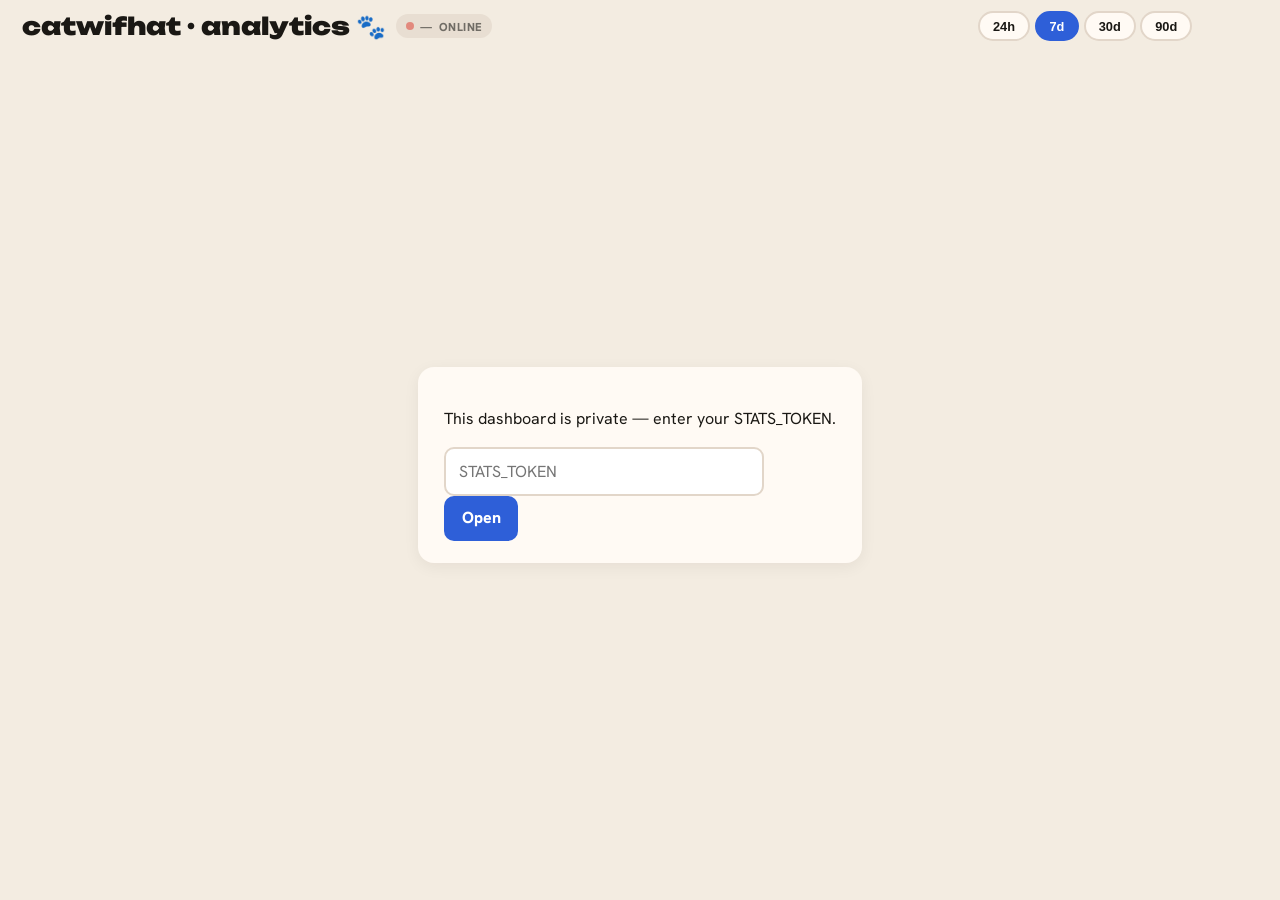
<file: stats.html>
<!DOCTYPE html>
<html lang="en">
<head>
  <meta charset="UTF-8" />
  <meta name="viewport" content="width=device-width, initial-scale=1.0" />
  <meta name="robots" content="noindex, nofollow" />
  <meta name="referrer" content="no-referrer" />
  <title>catwifhat — Analytics</title>
  <link rel="icon" type="image/png" href="/assets/favicon.png" />
  <link rel="preconnect" href="https://fonts.googleapis.com" />
  <link rel="preconnect" href="https://fonts.gstatic.com" crossorigin />
  <link href="https://fonts.googleapis.com/css2?family=Unbounded:wght@600;700;800;900&family=Hanken+Grotesk:wght@400;500;600;700&display=swap" rel="stylesheet" />
  <style>
    :root { --ink:#1a1814; --cream:#f3ece1; --cream-d:#e2d6c9; --white:#fffaf4; --blue:#2e5fd8; --ginger:#e08a3c; --green:#1aa06a; --red:#d8483c; --purple:#8e44ad; --pink:#e84393; --shadow:0 4px 16px rgba(26,24,20,.06); }
    * { box-sizing:border-box; }
    html, body { height:100%; }
    body { margin:0; background:var(--cream); color:var(--ink); font-family:'Hanken Grotesk',system-ui,sans-serif; display:flex; flex-direction:column; overflow:hidden; }
    .bar { flex:none; display:flex; align-items:center; justify-content:space-between; gap:1rem; padding:.7rem clamp(.8rem,2vw,1.4rem); flex-wrap:wrap; }
    .brand { display:flex; align-items:center; gap:.6rem; }
    .brand h1 { font-family:'Unbounded',sans-serif; font-weight:900; font-size:clamp(1.1rem,2.4vw,1.5rem); margin:0; }
    .livepill { display:inline-flex; align-items:center; gap:.4rem; font-weight:800; font-size:.72rem; text-transform:uppercase; letter-spacing:.04em; background:#ffe9e6; color:var(--red); padding:.28rem .6rem; border-radius:999px; }
    .livepill.is-off { background:var(--cream-d); color:var(--ink); opacity:.6; }
    .dot { width:8px; height:8px; border-radius:50%; background:var(--red); animation:pulse 1.3s ease-in-out infinite; }
    @keyframes pulse { 0%,100%{opacity:1;transform:scale(1)} 50%{opacity:.4;transform:scale(.7)} }
    .ctrls { display:flex; align-items:center; gap:.6rem; flex-wrap:wrap; }
    .ranges { display:flex; gap:.3rem; }
    .rbtn { border:2px solid var(--cream-d); background:var(--white); color:var(--ink); font-weight:700; font-size:.8rem; padding:.35rem .8rem; border-radius:999px; cursor:pointer; }
    .rbtn.is-on { background:var(--blue); border-color:var(--blue); color:#fff; }
    .updated { font-size:.74rem; font-weight:600; opacity:.5; min-width:8ch; }

    #view { flex:1; min-height:0; display:flex; flex-direction:column; padding:0 clamp(.8rem,2vw,1.4rem) clamp(.8rem,2vw,1.4rem); gap:.7rem; }

    .kpis { flex:none; display:grid; grid-template-columns:repeat(6,1fr); gap:.7rem; }
    .kpi { background:var(--white); border-radius:14px; box-shadow:var(--shadow); padding:.6rem .8rem; min-width:0; }
    .kpi__k { font-size:.66rem; font-weight:800; text-transform:uppercase; letter-spacing:.04em; opacity:.5; white-space:nowrap; overflow:hidden; text-overflow:ellipsis; }
    .kpi__v { font-family:'Unbounded',sans-serif; font-weight:800; font-size:clamp(1.1rem,2.2vw,1.7rem); margin-top:.1rem; line-height:1.1; }
    .kpi--live .kpi__v { color:var(--red); }

    .dash { flex:1; min-height:0; display:grid; grid-template-columns:repeat(4,1fr); grid-template-rows:repeat(3,minmax(0,1fr)); gap:.7rem; }
    .panel { background:var(--white); border-radius:14px; box-shadow:var(--shadow); display:flex; flex-direction:column; min-height:0; min-width:0; overflow:hidden; }
    .panel__h { flex:none; display:flex; align-items:baseline; justify-content:space-between; gap:.5rem; padding:.6rem .85rem .35rem; }
    .panel__h h2 { font-family:'Unbounded',sans-serif; font-weight:800; font-size:.82rem; margin:0; }
    .panel__h small { font-size:.66rem; font-weight:700; opacity:.45; }
    .panel__b { flex:1; min-height:0; overflow:auto; padding:.1rem .85rem .6rem; }
    .panel__b::-webkit-scrollbar { width:7px; } .panel__b::-webkit-scrollbar-thumb { background:var(--cream-d); border-radius:9px; }

    .p-chart { grid-column:1/3; grid-row:1; } .p-funnel { grid-column:3; grid-row:1; } .p-events { grid-column:4; grid-row:1; }
    .p-sources { grid-column:1; grid-row:2; } .p-pages { grid-column:2; grid-row:2; } .p-countries { grid-column:3; grid-row:2; } .p-devices { grid-column:4; grid-row:2; }
    .p-feed { grid-column:1/3; grid-row:3; } .p-memes { grid-column:3; grid-row:3; } .p-campaigns { grid-column:4; grid-row:3; }

    .chart { width:100%; height:100%; display:block; }

    .bar-row { display:grid; grid-template-columns:minmax(0,1fr) auto; align-items:center; gap:.5rem; padding:.28rem 0; }
    .bar-row + .bar-row { border-top:1px solid var(--cream-d); }
    .bar-name { font-weight:700; font-size:.82rem; white-space:nowrap; overflow:hidden; text-overflow:ellipsis; }
    .bar-track { height:6px; border-radius:999px; background:var(--cream-d); margin-top:.22rem; overflow:hidden; }
    .bar-fill { height:100%; background:var(--blue); border-radius:999px; }
    .bar-n { font-family:'Unbounded',sans-serif; font-weight:800; font-size:.8rem; white-space:nowrap; }
    .bar-n small { font-family:'Hanken Grotesk'; font-weight:700; opacity:.4; font-size:.66rem; margin-left:.2rem; }

    .events-grid { display:grid; grid-template-columns:1fr 1fr; gap:.45rem; }
    .ev { background:var(--cream); border-radius:10px; padding:.45rem .55rem; }
    .ev__k { font-size:.64rem; font-weight:700; opacity:.6; white-space:nowrap; overflow:hidden; text-overflow:ellipsis; }
    .ev__v { font-family:'Unbounded',sans-serif; font-weight:800; font-size:1rem; }

    .funnel__step { padding:.35rem 0; }
    .funnel__top { display:flex; justify-content:space-between; align-items:baseline; font-weight:700; font-size:.82rem; }
    .funnel__pct { font-family:'Unbounded',sans-serif; font-weight:800; }
    .funnel__track { height:9px; border-radius:999px; background:var(--cream-d); margin-top:.25rem; overflow:hidden; }
    .funnel__fill { height:100%; border-radius:999px; }

    .feed { list-style:none; margin:0; padding:0; }
    .feed li { display:grid; grid-template-columns:auto auto minmax(0,1fr) auto; align-items:center; gap:.5rem; padding:.3rem 0; font-size:.78rem; }
    .feed li + li { border-top:1px solid var(--cream-d); }
    .tag { font-size:.62rem; font-weight:800; text-transform:uppercase; letter-spacing:.02em; padding:.12rem .4rem; border-radius:6px; white-space:nowrap; }
    .feed__where { white-space:nowrap; overflow:hidden; text-overflow:ellipsis; opacity:.8; }
    .feed__t { font-variant-numeric:tabular-nums; opacity:.45; font-weight:700; font-size:.7rem; white-space:nowrap; }
    .muted { opacity:.5; font-weight:600; padding:.4rem 0; }

    .setupwrap { flex:1; display:flex; align-items:center; justify-content:center; overflow:auto; }
    .setup { background:var(--white); border-radius:16px; box-shadow:var(--shadow); padding:1.4rem 1.6rem; max-width:560px; line-height:1.6; }
    .setup code { background:var(--cream); padding:.1rem .4rem; border-radius:6px; font-size:.9em; }
    .setup input { font:inherit; padding:.6rem .8rem; border:2px solid var(--cream-d); border-radius:10px; width:100%; max-width:320px; }
    .setup .btn { font:inherit; font-weight:800; border:none; background:var(--blue); color:#fff; padding:.6rem 1.1rem; border-radius:10px; cursor:pointer; }
    svg text { font-family:'Hanken Grotesk',sans-serif; }

    @media (max-width:1180px) {
      body { overflow:auto; }
      .kpis { grid-template-columns:repeat(3,1fr); }
      .dash { grid-template-columns:repeat(2,1fr); grid-template-rows:none; grid-auto-rows:minmax(190px,auto); }
      .p-chart,.p-funnel,.p-events,.p-sources,.p-pages,.p-countries,.p-devices,.p-feed,.p-memes,.p-campaigns { grid-column:auto; grid-row:auto; }
      .p-chart,.p-feed { grid-column:1/3; }
    }
    @media (max-width:620px) {
      .kpis { grid-template-columns:repeat(2,1fr); }
      .dash { grid-template-columns:1fr; }
      .p-chart,.p-feed { grid-column:auto; }
    }
  </style>
</head>
<body>
  <div class="bar">
    <div class="brand">
      <h1>catwifhat · analytics 🐾</h1>
      <span class="livepill is-off" id="livepill"><span class="dot"></span> <span id="liveN">—</span> online</span>
    </div>
    <div class="ctrls" id="ctrls" hidden>
      <div class="ranges" id="ranges">
        <button class="rbtn" data-d="1">24h</button>
        <button class="rbtn is-on" data-d="7">7d</button>
        <button class="rbtn" data-d="30">30d</button>
        <button class="rbtn" data-d="90">90d</button>
      </div>
      <span class="updated" id="updated"></span>
    </div>
  </div>
  <div id="view"><div class="setupwrap"><div class="setup" id="boot">Loading…</div></div></div>

  <script>
  (function () {
    var $ = function (id) { return document.getElementById(id); };
    var view = $("view"), ctrls = $("ctrls"), updated = $("updated"), livepill = $("livepill"), liveN = $("liveN");
    var KEY = new URLSearchParams(location.search).get("key");
    try { if (KEY) localStorage.setItem("wif_stats_key", KEY); else KEY = localStorage.getItem("wif_stats_key"); } catch (e) {}
    var days = 7, timer = null, lastAt = 0, tick = null;

    function esc(s) { return String(s == null ? "" : s).replace(/[&<>"]/g, function (c) { return { "&": "&amp;", "<": "&lt;", ">": "&gt;", '"': "&quot;" }[c]; }); }
    function n(x) { return (Number(x) || 0).toLocaleString(); }
    function flag(cc) { if (!cc || cc.length !== 2) return "🏳️"; try { return String.fromCodePoint.apply(null, cc.toUpperCase().split("").map(function (c) { return 127397 + c.charCodeAt(0); })); } catch (e) { return "🏳️"; } }
    function dur(s) { s = Number(s) || 0; if (s < 60) return s + "s"; var m = Math.floor(s / 60); return m + "m " + (s % 60) + "s"; }
    function ago(ts) { var d = (Date.now() - new Date(ts).getTime()) / 1000; if (d < 60) return Math.max(0, Math.round(d)) + "s"; if (d < 3600) return Math.round(d / 60) + "m"; if (d < 86400) return Math.round(d / 3600) + "h"; return Math.round(d / 86400) + "d"; }

    function setBoot(html, isCtrls) { ctrls.hidden = !isCtrls; view.innerHTML = '<div class="setupwrap"><div class="setup">' + html + "</div></div>"; }
    function askKey(msg) {
      setBoot('<p>' + esc(msg) + '</p><input type="password" id="k" placeholder="STATS_TOKEN" /> <button class="btn" id="go">Open</button>', false);
      $("go").onclick = function () { KEY = $("k").value.trim(); try { localStorage.setItem("wif_stats_key", KEY); } catch (e) {} load(); };
      $("k").addEventListener("keydown", function (e) { if (e.key === "Enter") $("go").click(); });
    }
    function setupHelp() {
      setBoot('<h2 style="margin-top:0">Finish the setup</h2><ol><li>Run <code>supabase-analytics.sql</code> in Supabase → SQL editor.</li>' +
        '<li>Add <code>SUPABASE_URL</code>, <code>SUPABASE_SERVICE_ROLE_KEY</code>, <code>STATS_TOKEN</code> in Vercel env vars.</li>' +
        '<li>Redeploy, then open <code>/stats?key=YOUR_STATS_TOKEN</code>.</li></ol>', false);
    }

    /* ---------- renderers ---------- */
    function bars(list, opts) {
      list = list || []; opts = opts || {};
      if (!list.length) return '<p class="muted">No data yet.</p>';
      var max = Math.max.apply(null, list.map(function (x) { return x.count || 0; })) || 1;
      return list.map(function (x) {
        var w = Math.max(3, Math.round((x.count || 0) / max * 100));
        var label = (x.label == null || x.label === "") ? (opts.none || "(none)") : x.label;
        if (opts.map) label = opts.map(label, x);
        return '<div class="bar-row"><div style="min-width:0"><div class="bar-name">' + esc(label) + '</div>' +
          '<div class="bar-track"><div class="bar-fill" style="width:' + w + '%' + (opts.color ? ';background:' + opts.color : '') + '"></div></div></div>' +
          '<div class="bar-n">' + n(x.count) + (x.visitors != null ? '<small>' + n(x.visitors) + '</small>' : "") + "</div></div>";
      }).join("");
    }

    function chart(series) {
      series = series || [];
      if (series.length < 2) return '<p class="muted">Not enough data yet to chart.</p>';
      var W = 760, H = 230, pad = 26;
      var max = Math.max.apply(null, series.map(function (p) { return p.views || 0; })) || 1;
      var step = (W - pad * 2) / (series.length - 1);
      function X(i) { return pad + i * step; }
      function Y(v) { return H - pad - (v / max) * (H - pad * 2); }
      var dViews = series.map(function (p, i) { return (i ? "L" : "M") + X(i).toFixed(1) + " " + Y(p.views || 0).toFixed(1); }).join(" ");
      var dVisit = series.map(function (p, i) { return (i ? "L" : "M") + X(i).toFixed(1) + " " + Y(p.visitors || 0).toFixed(1); }).join(" ");
      var area = dViews + " L" + X(series.length - 1).toFixed(1) + " " + (H - pad) + " L" + X(0).toFixed(1) + " " + (H - pad) + " Z";
      function lbl(p) { try { var d = new Date(p.bucket); return days <= 2 ? d.toLocaleTimeString([], { hour: "numeric" }) : d.toLocaleDateString([], { month: "short", day: "numeric" }); } catch (e) { return ""; } }
      var stepLbl = Math.ceil(series.length / 7), ticks = "";
      series.forEach(function (p, i) { if (i % stepLbl === 0) ticks += '<text x="' + X(i).toFixed(1) + '" y="' + (H - 6) + '" font-size="11" fill="rgba(26,24,20,.5)" text-anchor="middle">' + esc(lbl(p)) + "</text>"; });
      return '<svg class="chart" viewBox="0 0 ' + W + " " + H + '" preserveAspectRatio="xMidYMid meet">' +
        '<path d="' + area + '" fill="rgba(46,95,216,.10)"/>' +
        '<path d="' + dViews + '" fill="none" stroke="#2e5fd8" stroke-width="3" stroke-linejoin="round"/>' +
        '<path d="' + dVisit + '" fill="none" stroke="#e08a3c" stroke-width="2.5" stroke-dasharray="6 5" stroke-linejoin="round"/>' +
        ticks + "</svg>";
    }

    function funnel(by) {
      by = by || {};
      var steps = [
        { k: "Visitors", v: +by.pageview || 0, c: "#2e5fd8" },
        { k: "Copied contract", v: +by.copy_contract || 0, c: "#e08a3c" },
        { k: "Buy clicks", v: +by.buy_click || 0, c: "#1aa06a" }
      ];
      var base = steps[0].v || 1;
      return steps.map(function (s) {
        var pct = Math.round(s.v / base * 100);
        return '<div class="funnel__step"><div class="funnel__top"><span>' + s.k + ' · ' + n(s.v) + '</span><span class="funnel__pct">' + pct + '%</span></div>' +
          '<div class="funnel__track"><div class="funnel__fill" style="width:' + Math.max(3, Math.min(100, pct)) + '%;background:' + s.c + '"></div></div></div>';
      }).join("");
    }

    var EVENTS = [
      { k: "meme_open", label: "Meme opens" }, { k: "pfp_download", label: "PFP saves" },
      { k: "poll_vote", label: "Poll votes" }, { k: "share_click", label: "Shares" },
      { k: "scores_tab", label: "Scores tabs" }, { k: "trade_click", label: "Trade clicks" }
    ];
    function eventsGrid(by) {
      by = by || {};
      return '<div class="events-grid">' + EVENTS.map(function (e) {
        return '<div class="ev"><div class="ev__k">' + esc(e.label) + '</div><div class="ev__v">' + n(by[e.k]) + "</div></div>";
      }).join("") + "</div>";
    }

    var TAGC = { pageview: "#9a8f80", buy_click: "#1aa06a", trade_click: "#1aa06a", copy_contract: "#2e5fd8", meme_open: "#e08a3c", banner_view: "#e08a3c", poll_vote: "#8e44ad", share_click: "#e84393", pfp_download: "#2e5fd8", pfp_nation: "#2e5fd8", scores_tab: "#9a8f80", sport_open: "#9a8f80", pageleave: "#cbbfae" };
    function feed(list) {
      list = (list || []).filter(function (e) { return e.type !== "pageleave"; });
      if (!list.length) return '<p class="muted">No recent activity.</p>';
      return '<ul class="feed">' + list.slice(0, 40).map(function (e) {
        var c = TAGC[e.type] || "#9a8f80";
        var meme = (e.type === "meme_open" && e.meta && e.meta.src) ? (" " + String(e.meta.src).split("/").pop()) : "";
        var where = esc((e.page || "") + meme);
        return '<li><span class="feed__t">' + ago(e.created_at) + '</span>' +
          '<span class="tag" style="background:' + c + '22;color:' + c + '">' + esc((e.type || "").replace(/_/g, " ")) + '</span>' +
          '<span class="feed__where">' + where + '</span>' +
          '<span>' + flag(e.country) + ' ' + (e.device === "mobile" ? "📱" : e.device === "tablet" ? "📲" : "💻") + '</span></li>';
      }).join("") + "</ul>";
    }

    function panel(cls, title, sub, body) {
      return '<div class="panel ' + cls + '"><div class="panel__h"><h2>' + esc(title) + "</h2>" + (sub ? "<small>" + esc(sub) + "</small>" : "") + '</div><div class="panel__b">' + body + "</div></div>";
    }

    function render(d) {
      ctrls.hidden = false;
      var o = d.overview || {}, by = o.by_type || {}, eng = d.engagement || {}, live = d.live || {};
      // live pill
      var on = +(live.online) || 0;
      liveN.textContent = on; livepill.classList.toggle("is-off", on === 0);

      view.innerHTML =
        '<div class="kpis">' +
          kpi("Pageviews", n(o.pageviews)) +
          kpi("Unique visitors", n(o.visitors)) +
          kpi("Live now", on, "kpi--live") +
          kpi("Avg time / page", dur(eng.avg_seconds)) +
          kpi("Avg scroll", (eng.avg_depth != null ? eng.avg_depth + "%" : "—")) +
          kpi("Bounce rate", (eng.bounce != null ? eng.bounce + "%" : "—")) +
        "</div>" +
        '<div class="dash">' +
          panel("p-chart", "Traffic over time", "● pageviews   ┄ visitors", chart(d.series)) +
          panel("p-funnel", "Conversion funnel", "of visitors", funnel(by)) +
          panel("p-events", "Attention events", "in range", eventsGrid(by)) +
          panel("p-sources", "Top sources", "referrer", bars(d.referrers, { none: "Direct / none" })) +
          panel("p-pages", "Top pages", "", bars(d.pages, { color: "#e08a3c" })) +
          panel("p-countries", "Countries", "", bars(d.countries, { map: function (l) { return l === "(none)" ? l : (flag(l) + " " + l); } })) +
          panel("p-devices", "Devices", "", bars(d.devices, { color: "#8e44ad" })) +
          panel("p-feed", "Live activity", "newest first", feed(d.recent)) +
          panel("p-memes", "Top memes", "opens", bars((d.memes || []).map(function (m) { return { label: String(m.label || "").split("/").pop(), count: m.count }; }), { color: "#e84393" })) +
          panel("p-campaigns", "Campaigns", "utm", bars(d.campaigns, { none: "untagged" })) +
        "</div>";
      lastAt = Date.now(); paintUpdated();
    }
    function kpi(k, v, cls) { return '<div class="kpi ' + (cls || "") + '"><div class="kpi__k">' + esc(k) + '</div><div class="kpi__v">' + v + "</div></div>"; }
    function paintUpdated() { if (lastAt) updated.textContent = "updated " + ago(lastAt) + " ago"; }

    function load() {
      if (!KEY) { askKey("This dashboard is private — enter your STATS_TOKEN."); return; }
      fetch("/api/stats?key=" + encodeURIComponent(KEY) + "&days=" + days, { cache: "no-store" })
        .then(function (r) { if (r.status === 401) throw "unauth"; return r.ok ? r.json() : null; })
        .then(function (d) {
          if (!d) { return; }
          if (d.configured === false) { setupHelp(); return; }
          render(d);
        })
        .catch(function (e) { if (e === "unauth") askKey("Wrong key — try again."); });
    }

    document.getElementById("ranges").addEventListener("click", function (e) {
      var b = e.target.closest(".rbtn"); if (!b) return;
      Array.prototype.forEach.call(this.children, function (x) { x.classList.remove("is-on"); });
      b.classList.add("is-on"); days = +b.dataset.d; load();
    });

    // auto-refresh every 20s + a "updated Xs ago" ticker
    load();
    timer = setInterval(load, 20000);
    tick = setInterval(paintUpdated, 5000);
    document.addEventListener("visibilitychange", function () { if (!document.hidden) load(); });
  })();
  </script>
</body>
</html>
</file>
